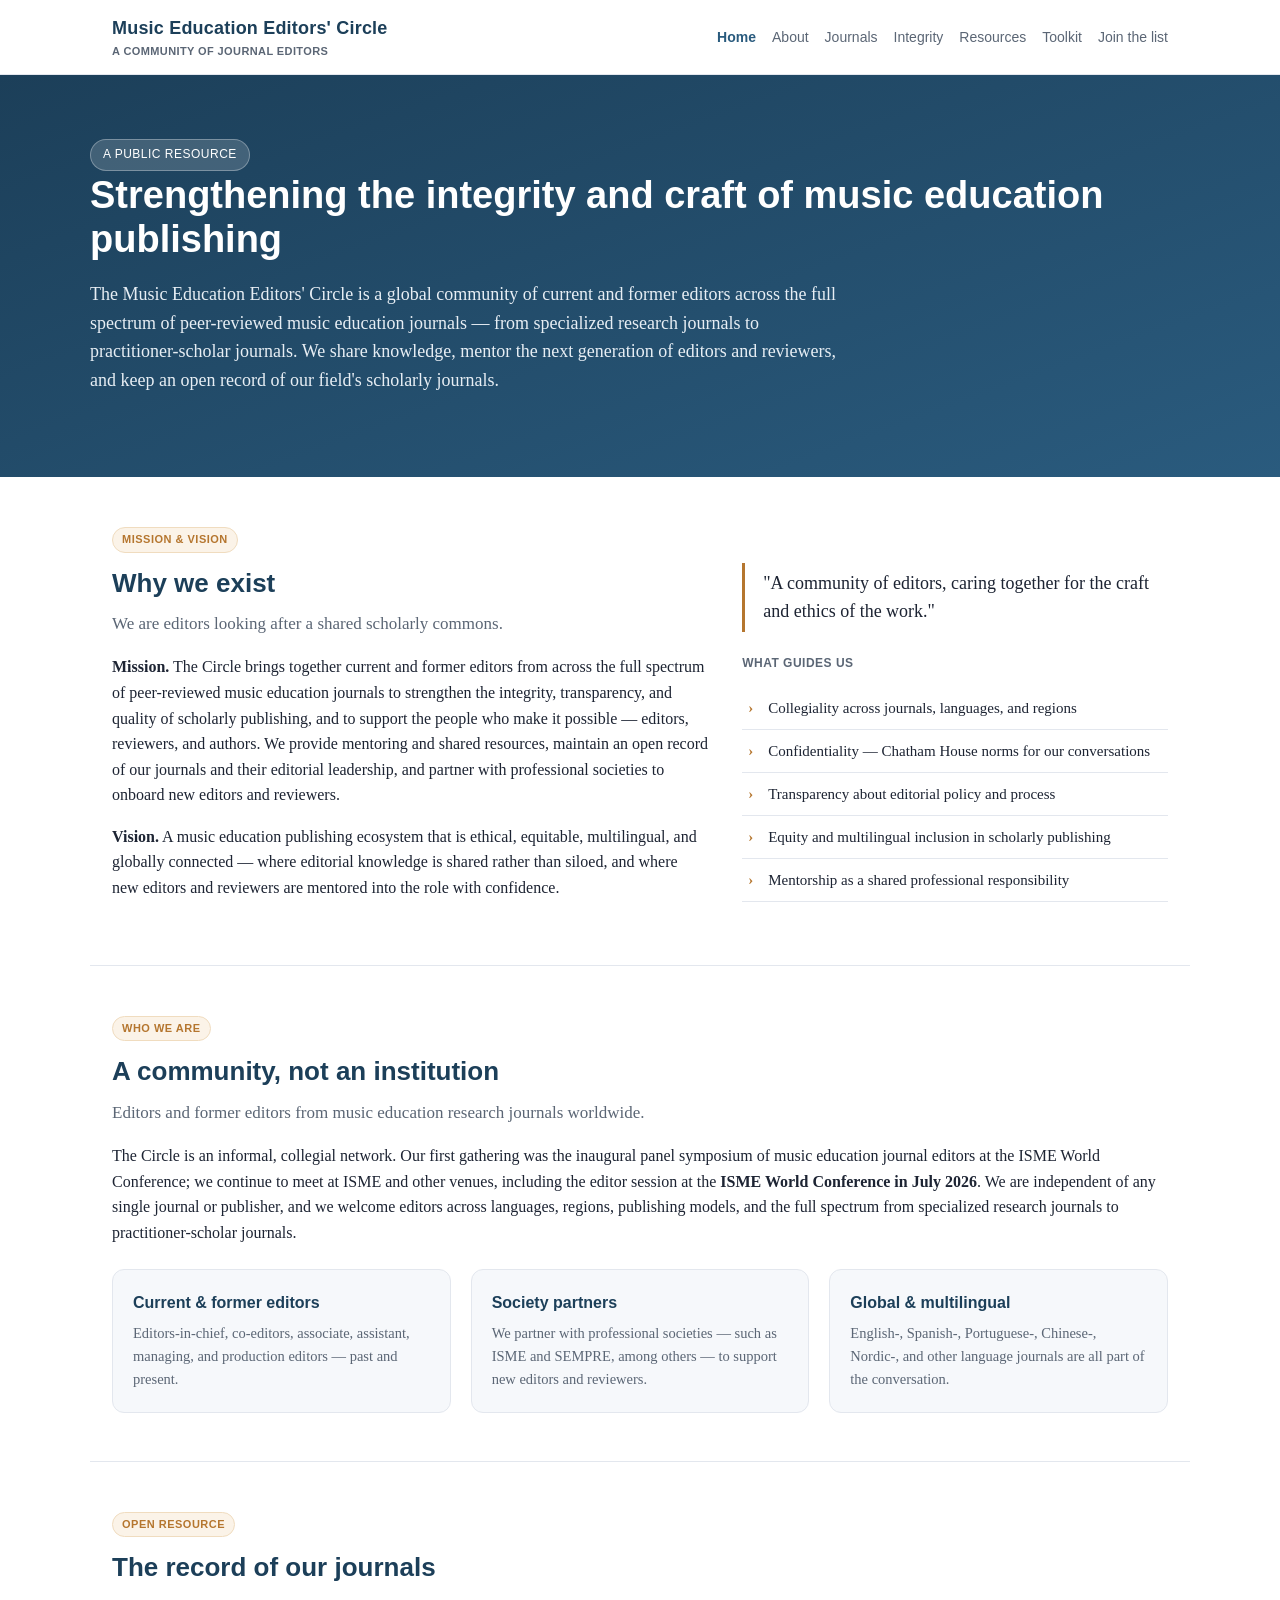
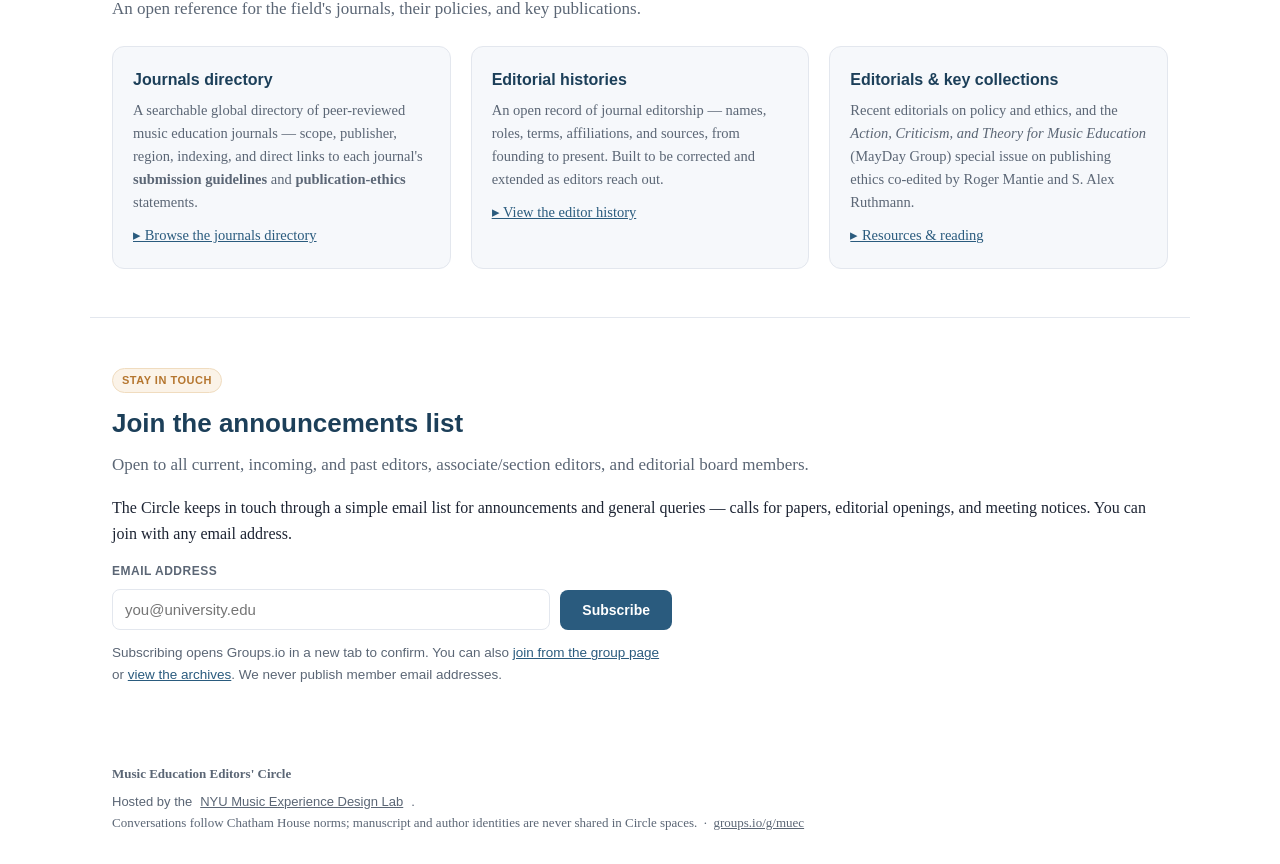
<file: index.html>
<!DOCTYPE html>
<html lang="en">
<head>
<meta charset="UTF-8">
<meta name="viewport" content="width=device-width, initial-scale=1.0">
<title>Music Education Editors' Circle</title>
<meta name="description" content="A global community of music education journal editors — strengthening the integrity and craft of scholarly publishing, with an open directory of journals and editorial histories.">
<link rel="stylesheet" href="assets/style.css">
<link rel="icon" href="assets/img/muec-favicon-32.png" sizes="32x32" type="image/png">
<link rel="icon" href="assets/img/icon.svg" type="image/svg+xml">
<link rel="apple-touch-icon" href="assets/img/muec-apple-touch-icon-180.png">

</head>
<body>
<header class="top">
  <div class="bar">
    <a class="brand" href="index.html">Music Education Editors' Circle<small>A community of journal editors</small></a>
    <nav>
      <a href="index.html" class="active">Home</a>
      <a href="about.html">About</a>
      <a href="journals.html">Journals</a>
      <a href="integrity.html">Integrity</a>
      <a href="resources.html">Resources</a>
      <a href="toolkit.html">Toolkit</a>
      <a href="https://groups.io/g/muec" target="_blank" rel="noopener">Join the list</a>
    </nav>
  </div>
</header>

<div class="hero">
  <div class="wrap">
    <span class="tag">A public resource</span>
    <h1>Strengthening the integrity and craft of music education publishing</h1>
    <p>The Music Education Editors' Circle is a global community of current and former editors across the full
       spectrum of peer-reviewed music education journals — from specialized research journals to
       practitioner-scholar journals. We share knowledge, mentor the next generation of editors and reviewers,
       and keep an open record of our field's scholarly journals.</p>
  </div>
</div>

<section id="mission">
  <span class="pill">Mission &amp; Vision</span>
  <div class="twocol">
    <div>
      <h2>Why we exist</h2>
      <p class="lead">We are editors looking after a shared scholarly commons.</p>
      <p><strong>Mission.</strong> The Circle brings together current and former editors from across the full
      spectrum of peer-reviewed music education journals to strengthen the integrity, transparency, and quality of
      scholarly publishing, and to support the people who make it possible — editors, reviewers, and authors. We
      provide mentoring and shared resources, maintain an open record of our journals and their editorial
      leadership, and partner with professional societies to onboard new editors and reviewers.</p>
      <p><strong>Vision.</strong> A music education publishing ecosystem that is ethical, equitable, multilingual,
      and globally connected — where editorial knowledge is shared rather than siloed, and where new editors and
      reviewers are mentored into the role with confidence.</p>
    </div>
    <div>
      <blockquote>"A community of editors, caring together for the craft and ethics of the work."</blockquote>
      <div class="k" style="margin-top:22px">What guides us</div>
      <ul class="clean">
        <li>Collegiality across journals, languages, and regions</li>
        <li>Confidentiality — Chatham House norms for our conversations</li>
        <li>Transparency about editorial policy and process</li>
        <li>Equity and multilingual inclusion in scholarly publishing</li>
        <li>Mentorship as a shared professional responsibility</li>
      </ul>
    </div>
  </div>
</section>

<section id="who">
  <span class="pill">Who We Are</span>
  <h2>A community, not an institution</h2>
  <p class="lead">Editors and former editors from music education research journals worldwide.</p>
  <p>The Circle is an informal, collegial network. Our first gathering was the inaugural panel symposium of
     music education journal editors at the ISME World Conference; we continue to meet at ISME and other venues,
     including the editor session at the <strong>ISME World Conference in July 2026</strong>. We are independent of
     any single journal or publisher, and we welcome editors across languages, regions, publishing models, and the
     full spectrum from specialized research journals to practitioner-scholar journals.</p>
  <div class="grid g3">
    <div class="card"><h3>Current &amp; former editors</h3><p>Editors-in-chief, co-editors, associate, assistant,
      managing, and production editors — past and present.</p></div>
    <div class="card"><h3>Society partners</h3><p>We partner with professional societies — such as ISME and SEMPRE,
      among others — to support new editors and reviewers.</p></div>
    <div class="card"><h3>Global &amp; multilingual</h3><p>English-, Spanish-, Portuguese-, Chinese-, Nordic-, and
      other language journals are all part of the conversation.</p></div>
  </div>
</section>

<section id="repository">
  <span class="pill">Open Resource</span>
  <h2>The record of our journals</h2>
  <p class="lead">An open reference for the field's journals, their policies, and key publications.</p>
  <div class="grid g3">
    <div class="card">
      <h3>Journals directory</h3>
      <p>A searchable global directory of peer-reviewed music education journals — scope, publisher, region,
      indexing, and direct links to each journal's <strong>submission guidelines</strong> and
      <strong>publication-ethics</strong> statements.</p>
      <p style="margin-top:10px"><a href="journals.html">&#9656; Browse the journals directory</a></p>
    </div>
    <div class="card">
      <h3>Editorial histories</h3>
      <p>An open record of journal editorship — names, roles, terms, affiliations, and sources, from founding to
      present. Built to be corrected and extended as editors reach out.</p>
      <p style="margin-top:10px"><a href="resources.html#editorial-histories">&#9656; View the editor history</a></p>
    </div>
    <div class="card">
      <h3>Editorials &amp; key collections</h3>
      <p>Recent editorials on policy and ethics, and the <em>Action, Criticism, and Theory for Music Education</em>
      (MayDay Group) special issue on publishing ethics co-edited by Roger Mantie and S. Alex Ruthmann.</p>
      <p style="margin-top:10px"><a href="resources.html">&#9656; Resources &amp; reading</a></p>
    </div>
  </div>
</section>

<section id="join" style="border-bottom:none">
  <span class="pill">Stay in touch</span>
  <h2>Join the announcements list</h2>
  <p class="lead">Open to all current, incoming, and past editors, associate/section editors, and editorial board members.</p>
  <p>The Circle keeps in touch through a simple email list for announcements and general queries — calls for papers,
     editorial openings, and meeting notices. You can join with any email address.</p>

  <div id="groupsio_embed_signup">
    <form action="https://muec.groups.io/g/main/signup?u=5857708088855424972" method="post"
          id="groupsio-embedded-subscribe-form" name="groupsio-embedded-subscribe-form" target="_blank">
      <label for="groupsio-email">Email address</label>
      <div class="gio-fields">
        <input type="email" value="" name="email" class="email" id="groupsio-email"
               placeholder="you@university.edu" autocomplete="email" required>
        <input type="submit" value="Subscribe" name="subscribe" id="groupsio-embedded-subscribe" class="button">
      </div>
      <!-- Honeypot: real people leave this empty. Do not remove — it blocks bot signups. -->
      <div style="position:absolute;left:-5000px" aria-hidden="true">
        <input type="text" name="b_5857708088855424972" tabindex="-1" value="" autocomplete="off">
      </div>
      <p class="gio-note">Subscribing opens Groups.io in a new tab to confirm. You can also
        <a href="https://groups.io/g/muec" target="_blank" rel="noopener">join from the group page</a> or
        <a id="archivelink" href="https://muec.groups.io/g/main/topics" target="_blank" rel="noopener">view the archives</a>.
        We never publish member email addresses.</p>
    </form>
  </div>
</section>

<footer>
  <strong>Music Education Editors' Circle</strong><br>
  <span class="hosted">Hosted by the <a href="https://wp.nyu.edu/musedlab/" target="_blank" rel="noopener">NYU Music Experience Design Lab</a>.</span>
  Conversations follow Chatham House norms; manuscript and author identities are never shared in Circle spaces.
  &nbsp;·&nbsp; <a href="https://groups.io/g/muec" target="_blank" rel="noopener">groups.io/g/muec</a>
</footer>
</body>
</html>
</file>
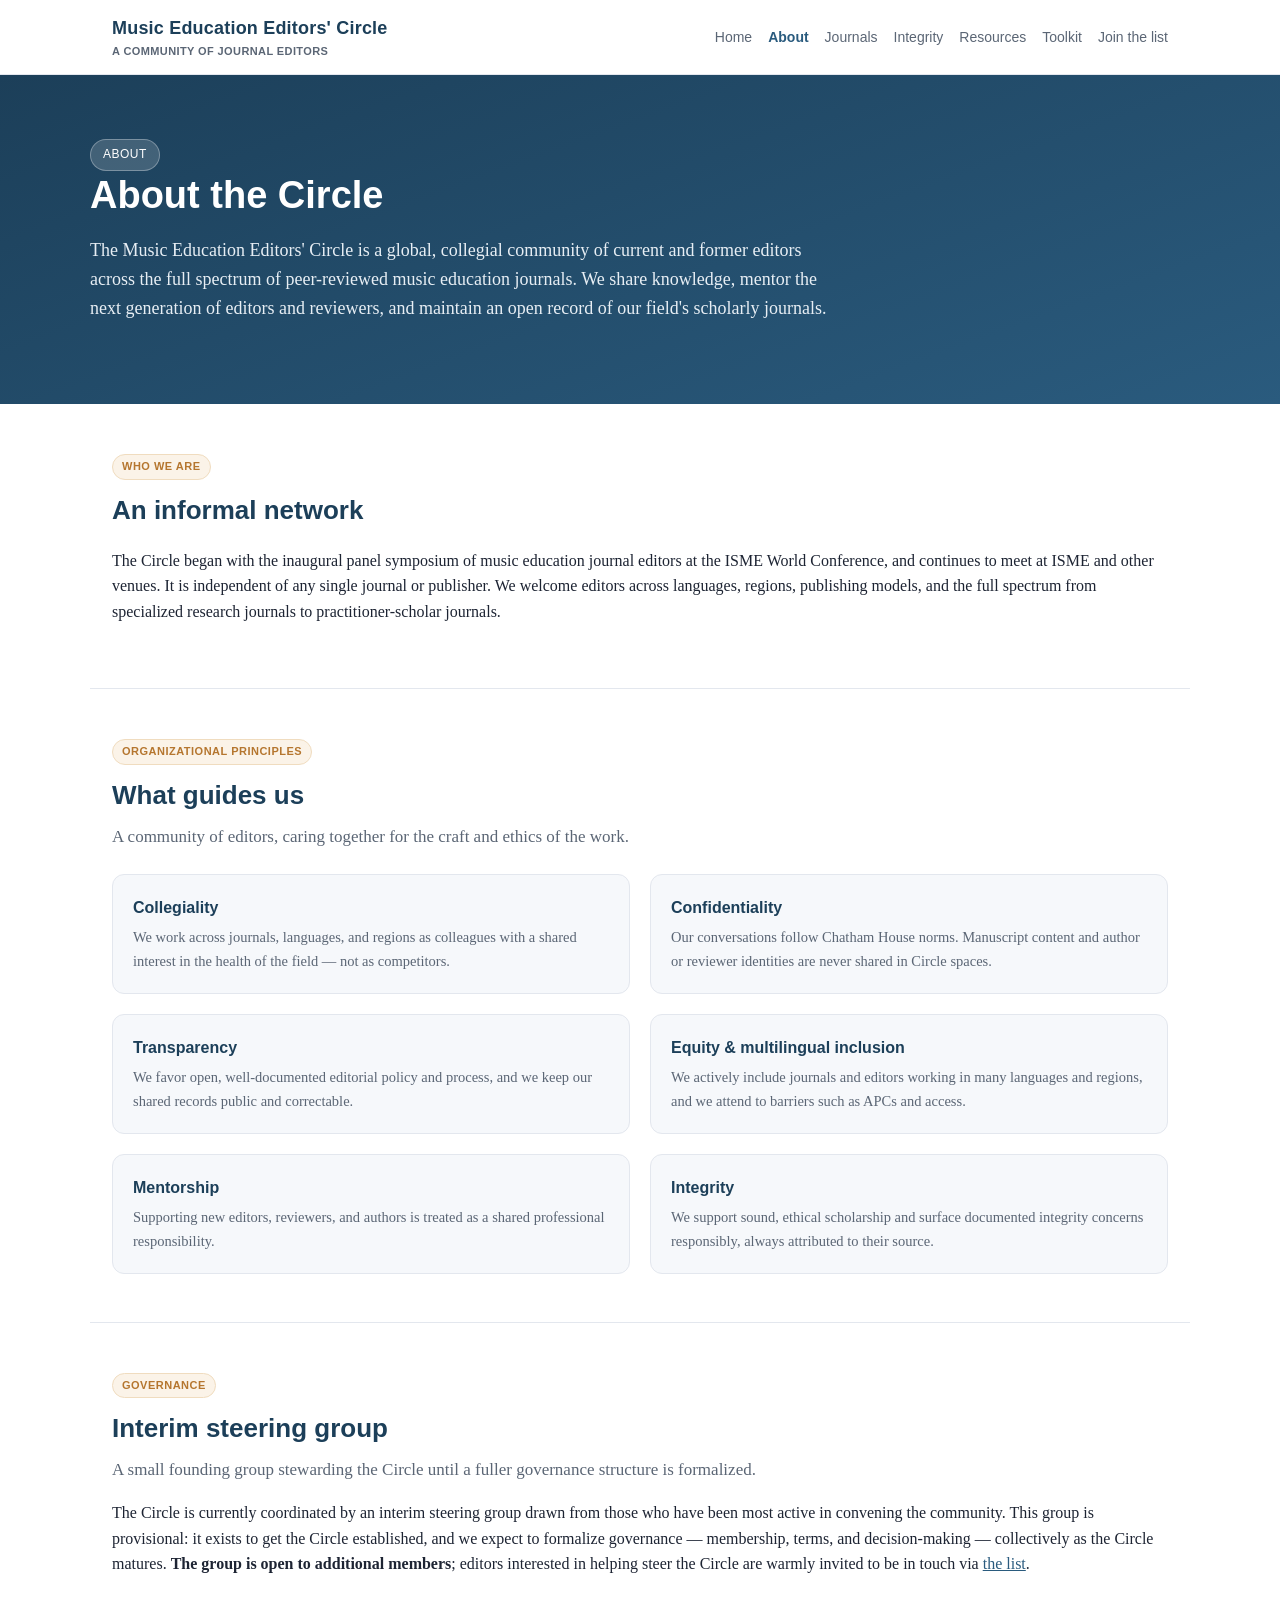
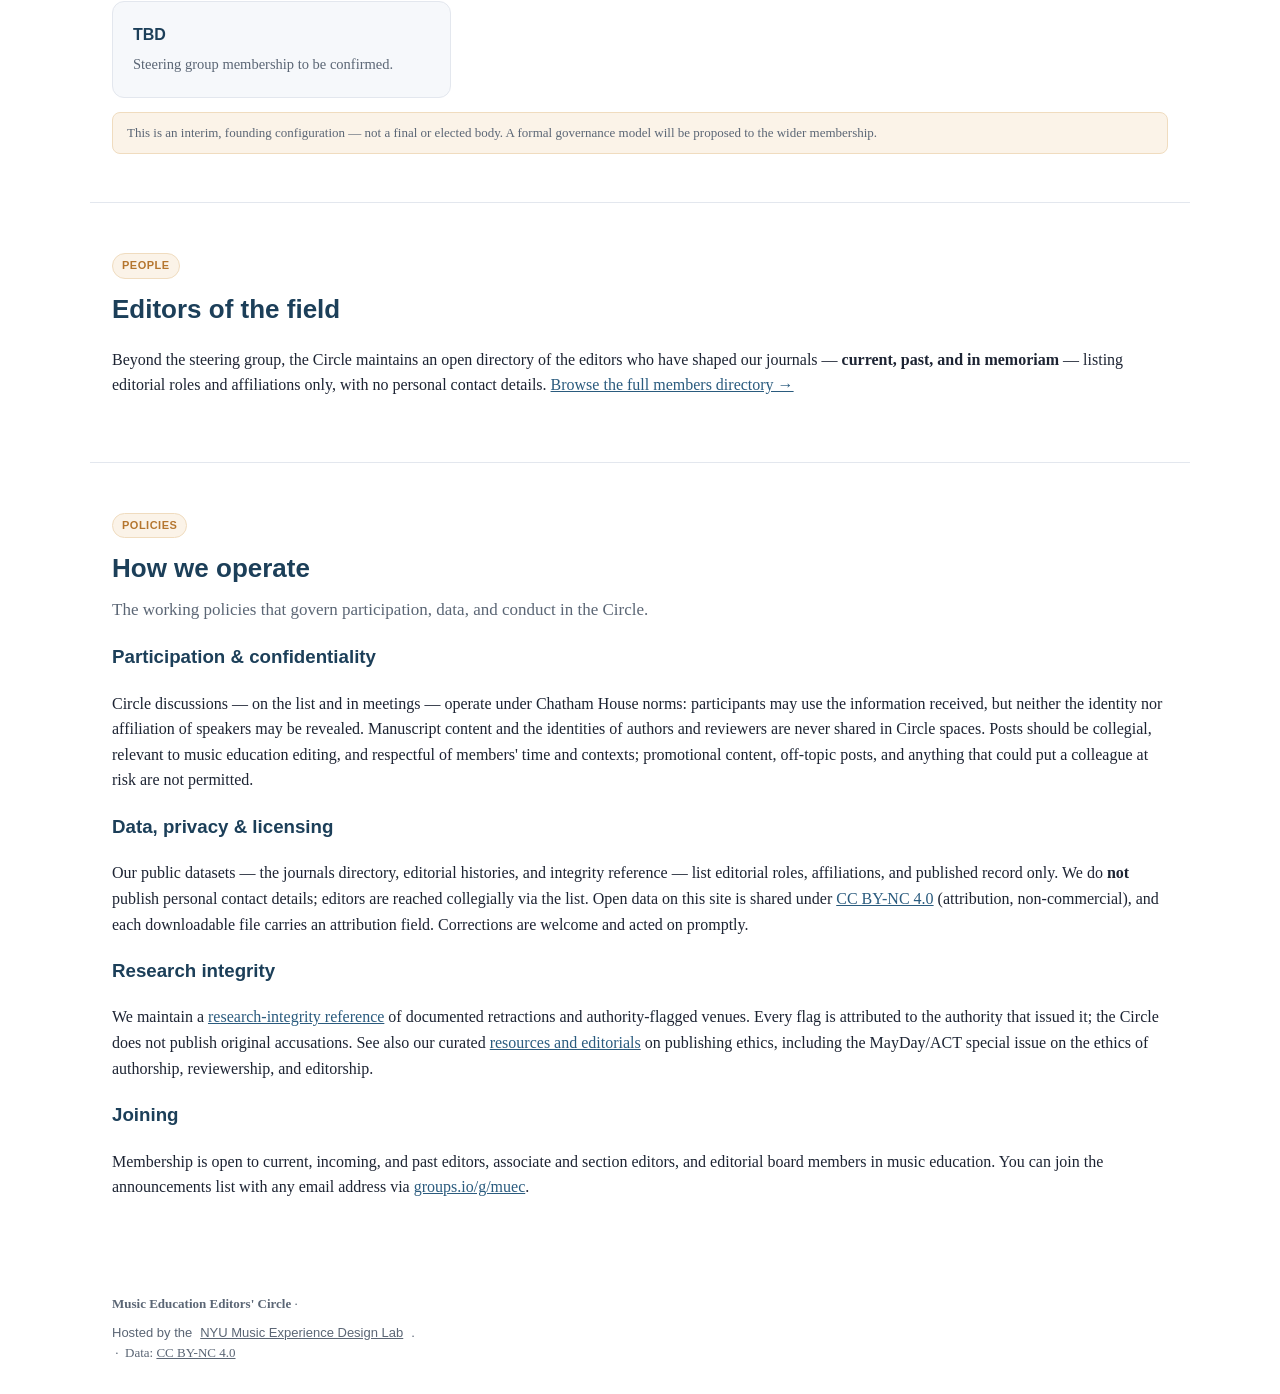
<file: about.html>
<!DOCTYPE html>
<html lang="en">
<head>
<meta charset="UTF-8">
<meta name="viewport" content="width=device-width, initial-scale=1.0">
<title>About — Music Education Editors' Circle</title>
<meta name="description" content="About the Music Education Editors' Circle — purpose, organizational principles, interim steering group, and the policies that guide our work.">
<link rel="stylesheet" href="assets/style.css">
<link rel="icon" href="assets/img/muec-favicon-32.png" sizes="32x32" type="image/png">
<link rel="icon" href="assets/img/icon.svg" type="image/svg+xml">
<link rel="apple-touch-icon" href="assets/img/muec-apple-touch-icon-180.png">

</head>
<body>
<header class="top">
  <div class="bar">
    <a class="brand" href="index.html">Music Education Editors' Circle<small>A community of journal editors</small></a>
    <nav>
      <a href="index.html">Home</a>
      <a href="about.html" class="active">About</a>
      <a href="journals.html">Journals</a>
      <a href="integrity.html">Integrity</a>
      <a href="resources.html">Resources</a>
      <a href="toolkit.html">Toolkit</a>
      <a href="https://groups.io/g/muec" target="_blank" rel="noopener">Join the list</a>
    </nav>
  </div>
</header>

<div class="hero">
  <div class="wrap">
    <span class="tag">About</span>
    <h1>About the Circle</h1>
    <p>The Music Education Editors' Circle is a global, collegial community of current and former editors across the
       full spectrum of peer-reviewed music education journals. We share knowledge, mentor the next generation of
       editors and reviewers, and maintain an open record of our field's scholarly journals.</p>
  </div>
</div>

<section id="origin">
  <span class="pill">Who we are</span>
  <h2>An informal network</h2>
  <p>The Circle began with the inaugural panel symposium of music education journal editors at the ISME World
     Conference, and continues to meet at ISME and other venues. It is independent of any single journal or
     publisher. We welcome editors across languages, regions, publishing models, and the full spectrum from
     specialized research journals to practitioner-scholar journals.</p>
</section>

<section id="principles">
  <span class="pill">Organizational principles</span>
  <h2>What guides us</h2>
  <p class="lead">A community of editors, caring together for the craft and ethics of the work.</p>
  <div class="grid g2">
    <div class="card"><h3>Collegiality</h3><p>We work across journals, languages, and regions as colleagues with a
      shared interest in the health of the field — not as competitors.</p></div>
    <div class="card"><h3>Confidentiality</h3><p>Our conversations follow Chatham House norms. Manuscript content and
      author or reviewer identities are never shared in Circle spaces.</p></div>
    <div class="card"><h3>Transparency</h3><p>We favor open, well-documented editorial policy and process, and we
      keep our shared records public and correctable.</p></div>
    <div class="card"><h3>Equity &amp; multilingual inclusion</h3><p>We actively include journals and editors working
      in many languages and regions, and we attend to barriers such as APCs and access.</p></div>
    <div class="card"><h3>Mentorship</h3><p>Supporting new editors, reviewers, and authors is treated as a shared
      professional responsibility.</p></div>
    <div class="card"><h3>Integrity</h3><p>We support sound, ethical scholarship and surface documented integrity
      concerns responsibly, always attributed to their source.</p></div>
  </div>
</section>

<section id="steering">
  <span class="pill">Governance</span>
  <h2>Interim steering group</h2>
  <p class="lead">A small founding group stewarding the Circle until a fuller governance structure is formalized.</p>
  <p>The Circle is currently coordinated by an interim steering group drawn from those who have been most active in
     convening the community. This group is provisional: it exists to get the Circle established, and we expect to
     formalize governance — membership, terms, and decision-making — collectively as the Circle matures.
     <strong>The group is open to additional members</strong>; editors interested in helping steer the Circle are
     warmly invited to be in touch via <a href="https://groups.io/g/muec" target="_blank" rel="noopener">the list</a>.</p>
  <div class="grid g3">
    <div class="card"><h3>TBD</h3><p>Steering group membership to be confirmed.</p></div>
  </div>
  <div class="note">This is an interim, founding configuration — not a final or elected body. A formal governance
    model will be proposed to the wider membership.</div>
</section>

<section id="people-link">
  <span class="pill">People</span>
  <h2>Editors of the field</h2>
  <p>Beyond the steering group, the Circle maintains an open directory of the editors who have shaped our journals —
     <strong>current, past, and in memoriam</strong> — listing editorial roles and affiliations only, with no
     personal contact details. <a href="members.html">Browse the full members directory &rarr;</a></p>
</section>

<section id="policies" style="border-bottom:none">
  <span class="pill">Policies</span>
  <h2>How we operate</h2>
  <p class="lead">The working policies that govern participation, data, and conduct in the Circle.</p>

  <h3 style="color:var(--brand-dk)">Participation &amp; confidentiality</h3>
  <p>Circle discussions — on the list and in meetings — operate under Chatham House norms: participants may use the
     information received, but neither the identity nor affiliation of speakers may be revealed. Manuscript content
     and the identities of authors and reviewers are never shared in Circle spaces. Posts should be collegial,
     relevant to music education editing, and respectful of members' time and contexts; promotional content,
     off-topic posts, and anything that could put a colleague at risk are not permitted.</p>

  <h3 style="color:var(--brand-dk)">Data, privacy &amp; licensing</h3>
  <p>Our public datasets — the journals directory, editorial histories, and integrity reference — list editorial
     roles, affiliations, and published record only. We do <strong>not</strong> publish personal contact details;
     editors are reached collegially via the list. Open data on this site is shared under
     <a href="https://creativecommons.org/licenses/by-nc/4.0/" target="_blank" rel="noopener">CC BY-NC 4.0</a>
     (attribution, non-commercial), and each downloadable file carries an attribution field. Corrections are
     welcome and acted on promptly.</p>

  <h3 style="color:var(--brand-dk)">Research integrity</h3>
  <p>We maintain a <a href="integrity.html">research-integrity reference</a> of documented retractions and
     authority-flagged venues. Every flag is attributed to the authority that issued it; the Circle does not publish
     original accusations. See also our curated <a href="resources.html">resources and editorials</a> on publishing
     ethics, including the MayDay/ACT special issue on the ethics of authorship, reviewership, and editorship.</p>

  <h3 style="color:var(--brand-dk)">Joining</h3>
  <p>Membership is open to current, incoming, and past editors, associate and section editors, and editorial board
     members in music education. You can join the announcements list with any email address via
     <a href="https://groups.io/g/muec" target="_blank" rel="noopener">groups.io/g/muec</a>.</p>
</section>

<footer>
  <strong>Music Education Editors' Circle</strong> ·
  <span class="hosted">Hosted by the <a href="https://wp.nyu.edu/musedlab/" target="_blank" rel="noopener">NYU Music Experience Design Lab</a>.</span>
  &nbsp;·&nbsp; Data: <a href="https://creativecommons.org/licenses/by-nc/4.0/" target="_blank" rel="noopener">CC BY-NC 4.0</a>
</footer>
</body>
</html>
</file>
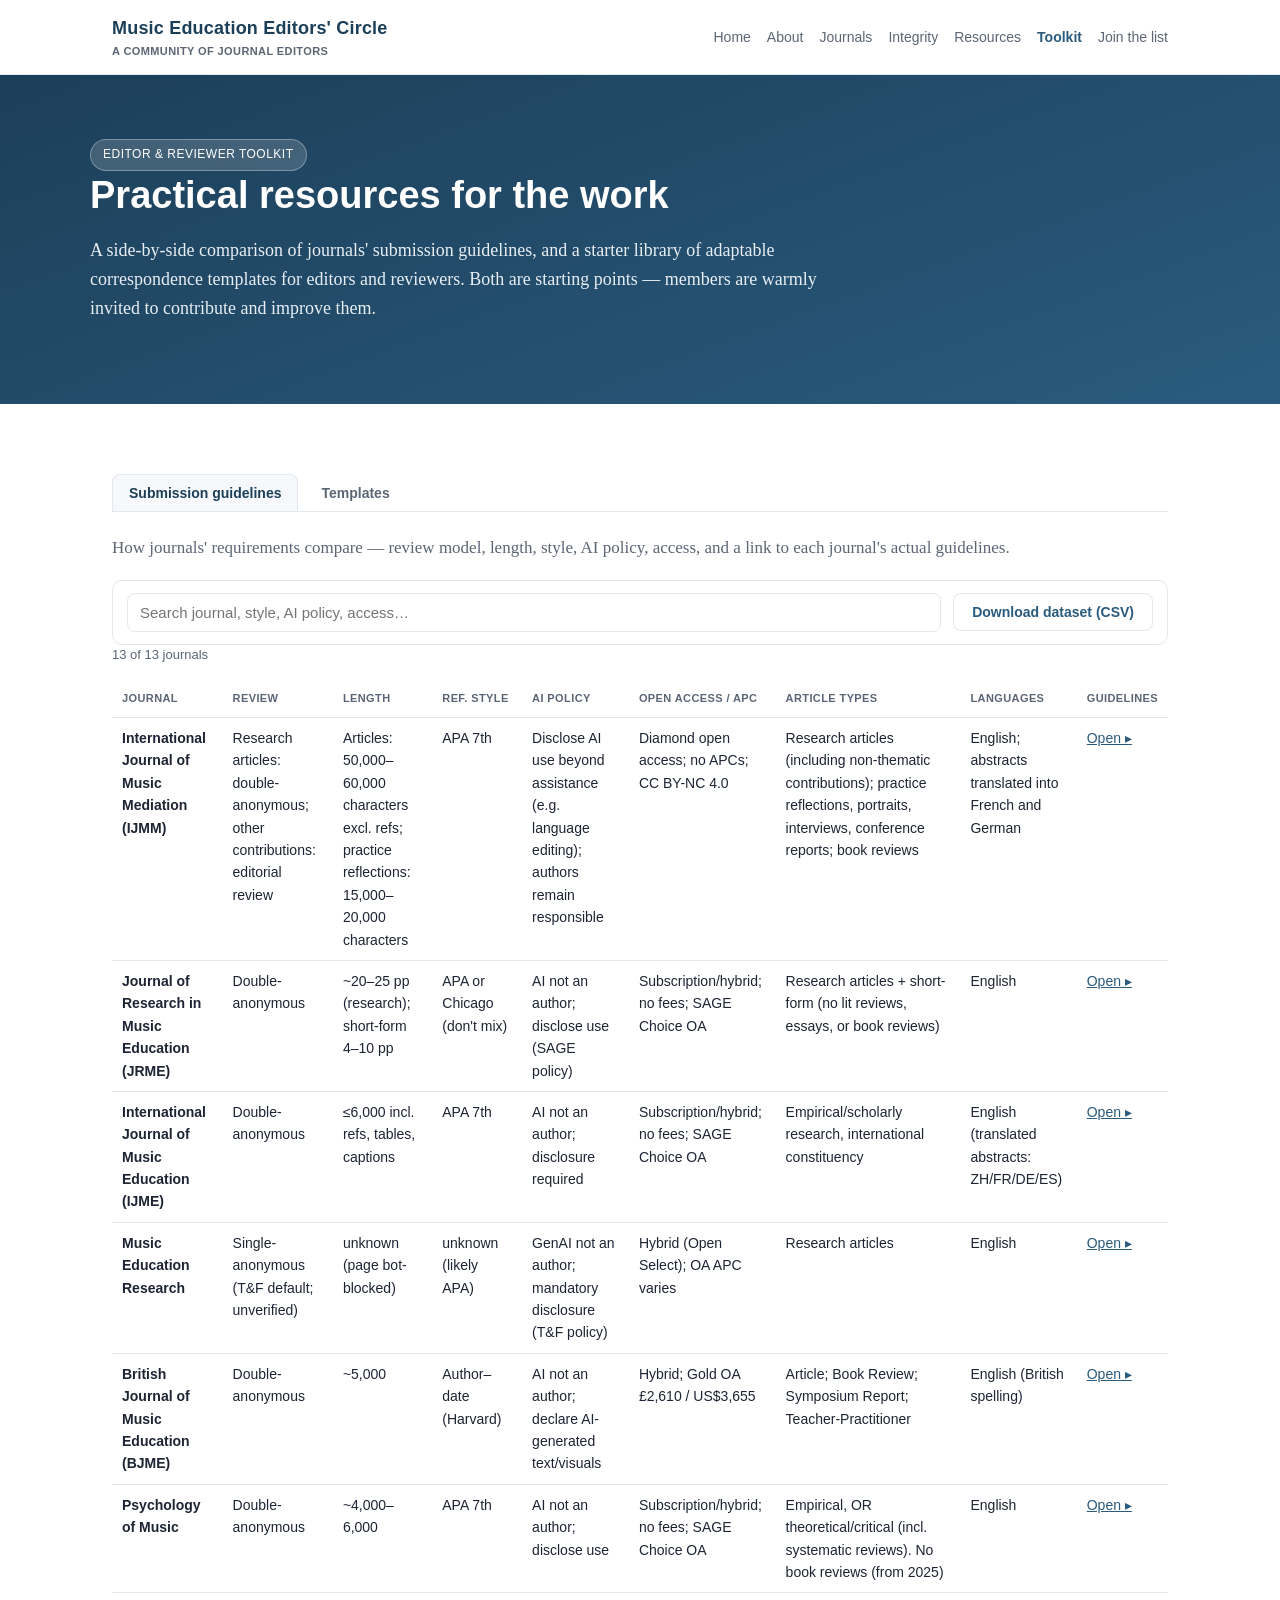
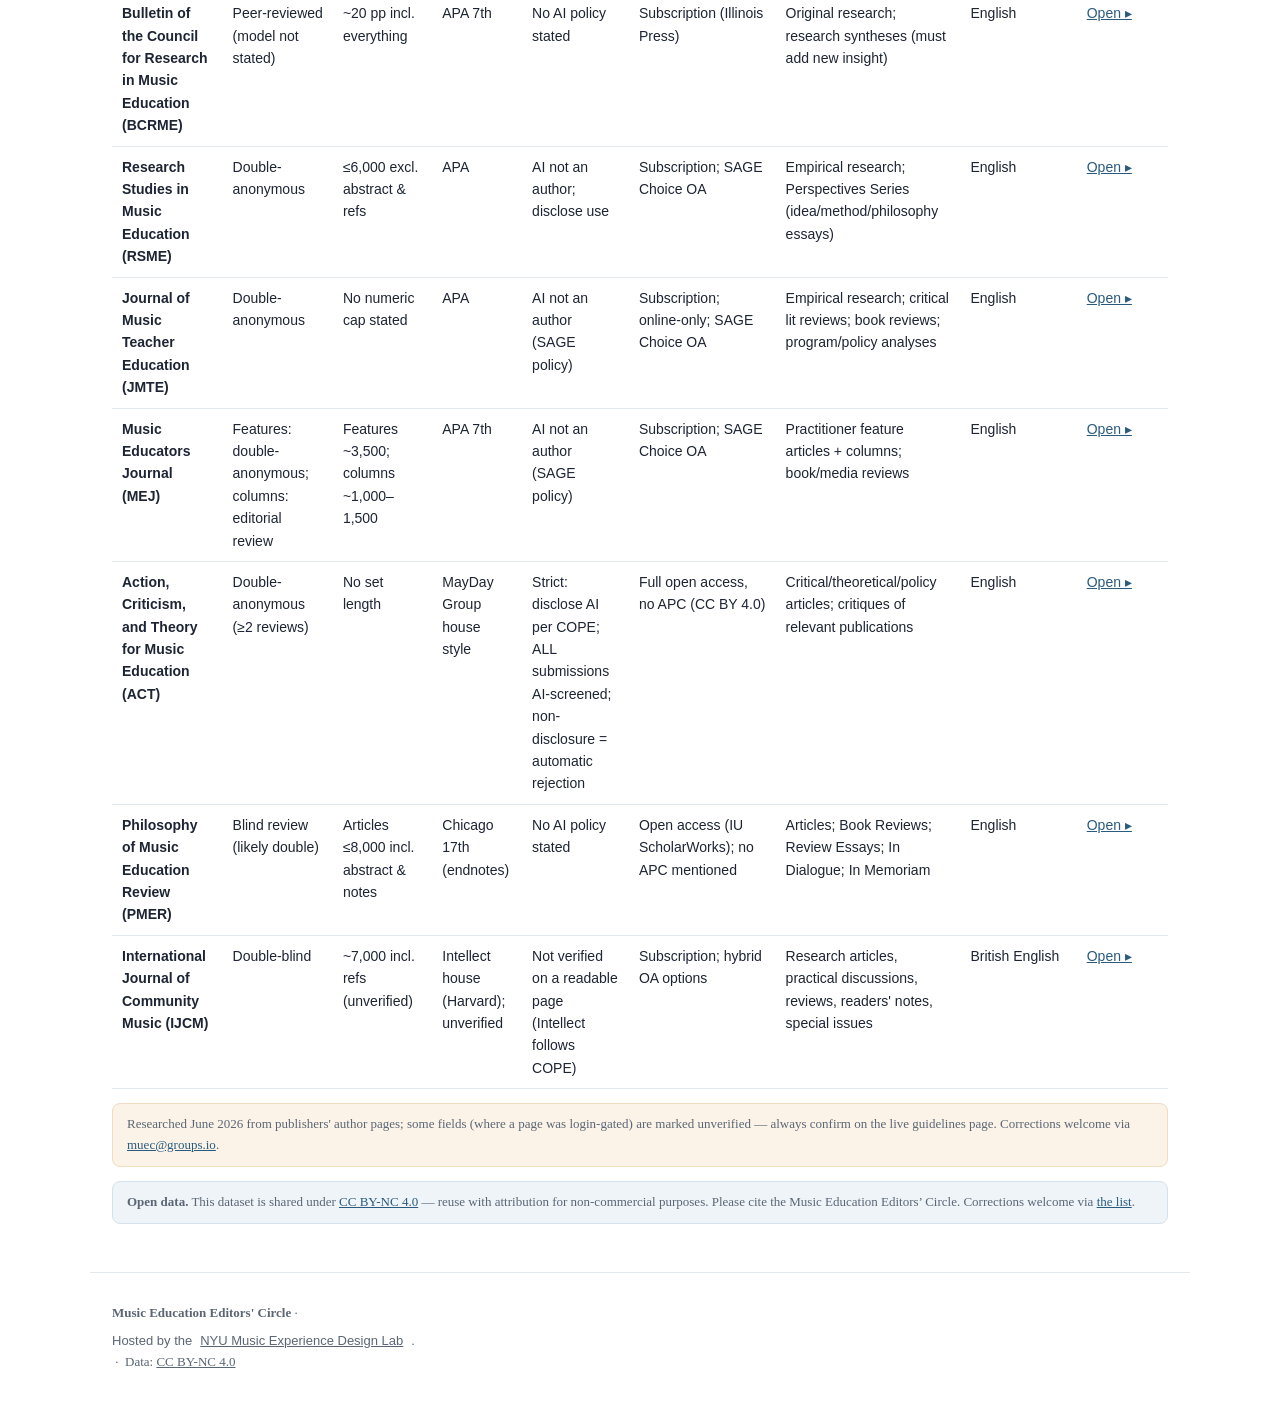
<file: toolkit.html>
<!DOCTYPE html>
<html lang="en">
<head>
<meta charset="UTF-8">
<meta name="viewport" content="width=device-width, initial-scale=1.0">
<title>Editor &amp; Reviewer Toolkit — Music Education Editors' Circle</title>
<meta name="description" content="A submission-guidelines comparison across music education journals, and a starter library of adaptable correspondence templates for editors and reviewers.">
<link rel="stylesheet" href="assets/style.css">
<link rel="icon" href="assets/img/muec-favicon-32.png" sizes="32x32" type="image/png">
<link rel="icon" href="assets/img/icon.svg" type="image/svg+xml">
<link rel="apple-touch-icon" href="assets/img/muec-apple-touch-icon-180.png">

</head>
<body>
<header class="top">
  <div class="bar">
    <a class="brand" href="index.html">Music Education Editors' Circle<small>A community of journal editors</small></a>
    <nav>
      <a href="index.html">Home</a>
      <a href="about.html">About</a>
      <a href="journals.html">Journals</a>
      <a href="integrity.html">Integrity</a>
      <a href="resources.html">Resources</a>
      <a href="toolkit.html" class="active">Toolkit</a>
      <a href="https://groups.io/g/muec" target="_blank" rel="noopener">Join the list</a>
    </nav>
  </div>
</header>

<div class="hero">
  <div class="wrap">
    <span class="tag">Editor &amp; Reviewer Toolkit</span>
    <h1>Practical resources for the work</h1>
    <p>A side-by-side comparison of journals' submission guidelines, and a starter library of adaptable
       correspondence templates for editors and reviewers. Both are starting points — members are warmly invited to
       contribute and improve them.</p>
  </div>
</div>

<section>
  <div class="tabs">
    <button class="tab active" data-tab="guidelines">Submission guidelines</button>
    <button class="tab" data-tab="templates">Templates</button>
  </div>

  <!-- SUBMISSION GUIDELINES -->
  <div class="tabpane active" id="tab-guidelines">
    <p class="lead" style="margin-top:22px">How journals' requirements compare — review model, length, style, AI
       policy, access, and a link to each journal's actual guidelines.</p>
    <div class="toolbar">
      <input type="search" id="q-g" placeholder="Search journal, style, AI policy, access…" style="flex:1;min-width:240px">
      <button class="btn ghost" id="dl-g" style="margin-left:auto">Download dataset (CSV)</button>
    </div>
    <div id="guidelines"></div>
    <div class="note">Researched June 2026 from publishers' author pages; some fields (where a page was
      login-gated) are marked unverified — always confirm on the live guidelines page. Corrections welcome via
      <a href="mailto:muec@groups.io?subject=Submission%20guidelines%20update">muec@groups.io</a>.</div>
    <div id="licen-g"></div>
  </div>

  <!-- TEMPLATES -->
  <div class="tabpane" id="tab-templates">
    <p class="lead" style="margin-top:22px">Adaptable examples for the moments editors and reviewers repeat —
       desk decisions, reviewer communications, decision letters, and integrity/AI queries.</p>
    <div class="note">These are <strong>examples to adapt</strong>, not prescriptive standards, and are not copied
      from any journal. They are informed by COPE and ICMJE good-practice guidance and the
      <a href="resources.html">ACT special issue</a> on the ethics of authorship, reviewership, and editorship.
      Have a better version or a template to add? Contribute via
      <a href="mailto:muec@groups.io?subject=Template%20contribution">muec@groups.io</a>.</div>
    <div class="toolbar"><input type="search" id="q-t" placeholder="Search templates…" style="flex:1"></div>
    <div id="templates"></div>
    <div id="licen-t"></div>
  </div>
</section>

<footer>
  <strong>Music Education Editors' Circle</strong> ·
  <span class="hosted">Hosted by the <a href="https://wp.nyu.edu/musedlab/" target="_blank" rel="noopener">NYU Music Experience Design Lab</a>.</span>
  &nbsp;·&nbsp; Data: <a href="https://creativecommons.org/licenses/by-nc/4.0/" target="_blank" rel="noopener">CC BY-NC 4.0</a>
</footer>

<script src="assets/ui.js"></script>
<script src="data/submission_guidelines.js"></script>
<script src="data/templates.js"></script>
<script>
  const esc=MUEC.esc;
  document.querySelectorAll('.tab').forEach(t=>t.addEventListener('click',()=>{
    document.querySelectorAll('.tab').forEach(x=>x.classList.toggle('active',x===t));
    document.querySelectorAll('.tabpane').forEach(x=>x.classList.toggle('active',x.id==='tab-'+t.dataset.tab));
  }));

  // --- Submission guidelines comparison table ---
  const G = window.MUEC_SUBGUIDE||[];
  const cols = [["review","Review"],["words","Length"],["refstyle","Ref. style"],["ai","AI policy"],
                ["oa","Open access / APC"],["types","Article types"],["lang","Languages"]];
  function drawG(term=''){
    const t=term.trim().toLowerCase();
    const rows=G.filter(j=>!t || (j.journal+' '+cols.map(c=>j[c[0]]).join(' ')+' '+j.notes).toLowerCase().includes(t));
    const head='<thead><tr><th>Journal</th>'+cols.map(c=>`<th>${c[1]}</th>`).join('')+'<th>Guidelines</th></tr></thead>';
    const body='<tbody>'+rows.map(j=>'<tr><td><strong>'+esc(j.journal)+'</strong></td>'+
        cols.map(c=>`<td>${esc(j[c[0]])}</td>`).join('')+
        `<td>${j.url?`<a href="${esc(j.url)}" target="_blank" rel="noopener">Open ▸</a>`:''}</td></tr>`).join('')+'</tbody>';
    document.getElementById('guidelines').innerHTML =
      `<div class="count">${rows.length} of ${G.length} journals</div><div style="overflow-x:auto"><table>${head}${body}</table></div>`;
  }
  document.getElementById('q-g').addEventListener('input',e=>drawG(e.target.value));
  drawG();
  document.getElementById('dl-g').addEventListener('click',()=>{
    const keys=['journal','review','words','refstyle','ai','oa','types','lang','notes','url'];
    MUEC.downloadCSV('muec_submission_guidelines.csv', keys, G.map(j=>keys.map(k=>j[k]||'')));
  });
  document.getElementById('licen-g').innerHTML=MUEC.LICENSE_HTML;

  // --- Templates ---
  const T = window.MUEC_TEMPLATES||[];
  function drawT(term=''){
    const t=term.trim().toLowerCase();
    const items=T.filter(x=>!t || (x.title+' '+x.group+' '+x.when+' '+x.body).toLowerCase().includes(t));
    const groups=[...new Set(items.map(x=>x.group))];
    let html='';
    groups.forEach(g=>{
      html+=`<h2 style="font-size:19px;margin-top:26px">${esc(g)}</h2>`;
      items.filter(x=>x.group===g).forEach((x,i)=>{
        const id='tpl-'+g.replace(/\W+/g,'')+i;
        html+=`<details class="acc">
          <summary>${esc(x.title)} <span class="caret">▸</span></summary>
          <div class="accbody">
            <p class="conf" style="margin:2px 0 10px">When to use: ${esc(x.when)}</p>
            <button class="btn ghost" data-copy="${id}">Copy text</button>
            <pre id="${id}" style="white-space:pre-wrap;font-family:Georgia,serif;font-size:14px;background:var(--soft);border:1px solid var(--line);border-radius:8px;padding:14px;margin-top:10px">${esc(x.body)}</pre>
          </div></details>`;
      });
    });
    document.getElementById('templates').innerHTML = html || '<div class="note">No matching templates.</div>';
  }
  document.getElementById('q-t').addEventListener('input',e=>drawT(e.target.value));
  drawT();
  document.getElementById('licen-t').innerHTML=MUEC.LICENSE_HTML;
  // copy buttons (delegated)
  document.getElementById('templates').addEventListener('click',e=>{
    const b=e.target.closest('[data-copy]'); if(!b) return;
    const pre=document.getElementById(b.getAttribute('data-copy'));
    navigator.clipboard.writeText(pre.innerText).then(()=>{ const o=b.textContent; b.textContent='Copied ✓'; setTimeout(()=>b.textContent=o,1500); });
  });
</script>
</body>
</html>
</file>
<file: assets/style.css>
/* Music Education Editors' Circle — shared house style
   Derived from the v0.1 prototype. Edit colors in :root to retheme the whole site. */
:root{
  --ink:#1d2433; --muted:#5b6675; --line:#e3e7ee; --bg:#ffffff;
  --soft:#f6f8fb; --brand:#2a5b7e; --brand-dk:#1c3f59; --accent:#b5762f; --good:#2e7d56;
  --maxw:1100px; --radius:12px;
}
*{box-sizing:border-box}
body{margin:0;font-family:Georgia,'Times New Roman',serif;color:var(--ink);background:var(--bg);line-height:1.6}
h1,h2,h3,nav,.tag,button,th,.k,.brand,.pill,input,select,.btn{font-family:-apple-system,'Segoe UI',Roboto,Helvetica,Arial,sans-serif}
a{color:var(--brand)}

/* Header / nav */
header.top{position:sticky;top:0;z-index:20;background:rgba(255,255,255,.93);backdrop-filter:blur(6px);border-bottom:1px solid var(--line)}
.bar{max-width:var(--maxw);margin:0 auto;padding:14px 22px;display:flex;align-items:center;gap:18px;flex-wrap:wrap}
.brand{font-weight:700;font-size:18px;color:var(--brand-dk);letter-spacing:.2px;text-decoration:none}
.brand small{display:block;font-size:11px;color:var(--muted);font-weight:600;letter-spacing:.4px;text-transform:uppercase}
nav{margin-left:auto;display:flex;gap:16px;flex-wrap:wrap;font-size:14px}
nav a{color:var(--muted);text-decoration:none}
nav a:hover,nav a.active{color:var(--brand)}
nav a.active{font-weight:700}

/* Hero */
.hero{background:linear-gradient(160deg,var(--brand-dk),var(--brand));color:#fff;padding:64px 22px}
.hero .wrap{max-width:var(--maxw);margin:0 auto}
.hero h1{font-size:38px;margin:.1em 0 .3em;line-height:1.15}
.hero p{font-size:18px;max-width:760px;color:#e7eef4}
.tag{display:inline-block;background:rgba(255,255,255,.16);border:1px solid rgba(255,255,255,.3);color:#fff;
     padding:5px 12px;border-radius:999px;font-size:12px;letter-spacing:.5px;text-transform:uppercase}

/* Sections */
section{max-width:var(--maxw);margin:0 auto;padding:48px 22px;border-bottom:1px solid var(--line)}
section h2{font-size:26px;color:var(--brand-dk);margin:0 0 6px}
.lead{color:var(--muted);font-size:17px;margin-top:0}
.pill{display:inline-block;font-size:11px;font-weight:700;letter-spacing:.5px;text-transform:uppercase;
      color:var(--accent);background:#fbf3e8;border:1px solid #f0dcbf;padding:3px 9px;border-radius:999px;margin-bottom:10px}
.k{font-size:12px;text-transform:uppercase;letter-spacing:.5px;color:var(--muted);font-weight:700}

/* Grids & cards */
.grid{display:grid;gap:20px;margin-top:24px}
.g2{grid-template-columns:repeat(2,1fr)} .g3{grid-template-columns:repeat(3,1fr)} .g4{grid-template-columns:repeat(4,1fr)}
@media(max-width:820px){.g2,.g3,.g4{grid-template-columns:1fr}}
.card{background:var(--soft);border:1px solid var(--line);border-radius:var(--radius);padding:20px}
.card h3{margin:0 0 6px;font-size:16px;color:var(--brand-dk)}
.card p{margin:0;color:var(--muted);font-size:14.5px}
.twocol{display:grid;grid-template-columns:1.4fr 1fr;gap:34px}
@media(max-width:820px){.twocol{grid-template-columns:1fr}}
blockquote{border-left:3px solid var(--accent);margin:0;padding:6px 0 6px 18px;color:var(--ink);font-size:18px}
ul.clean{list-style:none;padding:0;margin:14px 0}
ul.clean li{padding:9px 0 9px 26px;position:relative;border-bottom:1px solid var(--line);font-size:15px}
ul.clean li:before{content:"\203A";position:absolute;left:6px;color:var(--accent);font-weight:700}
.note{font-size:13px;color:var(--muted);background:#fbf3e8;border:1px solid #f0dcbf;padding:10px 14px;border-radius:8px;margin-top:14px}

/* Controls */
.controls{display:flex;gap:12px;flex-wrap:wrap;margin-top:22px;align-items:center}
input[type=text],input[type=search],select{font-family:-apple-system,'Segoe UI',sans-serif;font-size:15px;
   padding:10px 12px;border:1px solid var(--line);border-radius:8px;background:#fff;color:var(--ink)}
input[type=search]{min-width:280px;flex:1}
.btn,button{cursor:pointer;background:var(--brand);color:#fff;border:0;padding:10px 18px;border-radius:8px;
   font-size:14px;font-weight:600}
.btn:hover,button:hover{background:var(--brand-dk)}
.count{color:var(--muted);font-size:13px;font-family:-apple-system,sans-serif}

/* Journal directory entries */
.jrow{border:1px solid var(--line);border-radius:var(--radius);padding:18px 20px;margin-top:14px;background:#fff}
.jrow h3{margin:0 0 2px;font-size:17px;color:var(--brand-dk);font-family:Georgia,serif}
.jrow .trans{color:var(--muted);font-size:14px;font-style:italic}
.jmeta{display:flex;gap:8px;flex-wrap:wrap;margin:10px 0}
.chip{font-family:-apple-system,sans-serif;font-size:11px;font-weight:600;letter-spacing:.3px;
   color:var(--brand-dk);background:var(--soft);border:1px solid var(--line);padding:3px 9px;border-radius:999px}
.chip.idx{color:var(--good);background:#eef7f1;border-color:#cfe9da}
.chip.flag{color:#a23b2e;background:#fbecea;border-color:#f0ccc6}
.jscope{font-size:14.5px;color:var(--ink);margin:6px 0 12px}
.jlinks{display:flex;gap:8px;flex-wrap:wrap}
.jlinks a{font-family:-apple-system,sans-serif;font-size:13px;font-weight:600;text-decoration:none;
   border:1px solid var(--line);border-radius:8px;padding:6px 11px;background:#fff;color:var(--brand)}
.jlinks a:hover{background:var(--soft)}
.jlinks a.disabled{color:#9aa6b2;border-style:dashed;pointer-events:none}
.jed{font-family:-apple-system,sans-serif;font-size:13px;color:var(--muted);margin-top:10px}
.conf{font-size:11px;font-family:-apple-system,sans-serif;color:#9aa6b2}

/* Table (resources / editors) */
table{width:100%;border-collapse:collapse;margin-top:16px;font-size:14px;font-family:-apple-system,sans-serif}
th,td{text-align:left;padding:9px 10px;border-bottom:1px solid var(--line);vertical-align:top}
th{color:var(--muted);text-transform:uppercase;font-size:11px;letter-spacing:.4px}

/* Sticky toolbar (search + filters stay visible while browsing) */
.toolbar{position:sticky;top:58px;z-index:10;background:rgba(255,255,255,.96);backdrop-filter:blur(6px);
  border:1px solid var(--line);border-radius:10px;padding:12px 14px;margin-top:18px;
  display:flex;gap:12px;flex-wrap:wrap;align-items:center}

/* Tabs */
.tabs{display:flex;gap:6px;margin-top:22px;border-bottom:1px solid var(--line);flex-wrap:wrap}
.tab{font-family:-apple-system,'Segoe UI',sans-serif;font-size:14px;font-weight:600;cursor:pointer;
  padding:10px 16px;border:1px solid transparent;border-bottom:none;border-radius:8px 8px 0 0;color:var(--muted);background:none}
.tab:hover{color:var(--brand)}
.tab.active{color:var(--brand-dk);background:var(--soft);border-color:var(--line)}
.tabpane{display:none}
.tabpane.active{display:block}

/* Buttons (ghost variant for downloads) */
.btn.ghost{background:#fff;color:var(--brand);border:1px solid var(--line)}
.btn.ghost:hover{background:var(--soft);color:var(--brand-dk)}
.dlbar{display:flex;gap:10px;flex-wrap:wrap;margin:16px 0 4px}
a.btn{text-decoration:none;display:inline-block}
.licen{background:#eef4f8;border-color:#d3e2ec}

/* Compact directory rows (browsable) */
details.jrow2{border:1px solid var(--line);border-radius:10px;margin-top:8px;background:#fff;overflow:hidden}
details.jrow2>summary{list-style:none;cursor:pointer;padding:12px 16px;display:flex;gap:12px;align-items:center;flex-wrap:wrap}
details.jrow2>summary::-webkit-details-marker{display:none}
details.jrow2>summary:hover{background:var(--soft)}
details.jrow2[open]>summary{border-bottom:1px solid var(--line);background:var(--soft)}
.jrow2 .jt{font-family:Georgia,serif;font-weight:600;color:var(--brand-dk);font-size:15.5px;flex:1;min-width:220px}
.jrow2 .caret{color:var(--accent);font-weight:700;transition:transform .15s}
details.jrow2[open] .caret{transform:rotate(90deg)}
.jrow2 .body{padding:14px 16px}

/* Accordion for editor history / integrity */
details.acc{border:1px solid var(--line);border-radius:10px;margin-top:10px;background:#fff;overflow:hidden}
details.acc>summary{list-style:none;cursor:pointer;padding:14px 16px;font-family:-apple-system,'Segoe UI',sans-serif;
  font-weight:700;color:var(--brand-dk);display:flex;align-items:center;gap:10px}
details.acc>summary::-webkit-details-marker{display:none}
details.acc>summary:hover{background:var(--soft)}
details.acc[open]>summary{border-bottom:1px solid var(--line);background:var(--soft)}
details.acc .caret{color:var(--accent);font-weight:700;transition:transform .15s;margin-left:auto}
details.acc[open] .caret{transform:rotate(90deg)}
details.acc .accbody{padding:6px 16px 16px}
.badge{font-family:-apple-system,sans-serif;font-size:11px;font-weight:700;color:#fff;background:var(--brand);
  border-radius:999px;padding:2px 9px}
.badge.soft{color:var(--brand-dk);background:var(--soft);border:1px solid var(--line)}
.mem{color:var(--accent);font-weight:700;font-size:12px;font-family:-apple-system,sans-serif}

/* Modal (license gate) */
.modal-ov{position:fixed;inset:0;background:rgba(20,40,60,.45);display:flex;align-items:center;justify-content:center;z-index:50;padding:20px}
.modal{background:#fff;border-radius:12px;max-width:470px;padding:24px 26px;box-shadow:0 20px 60px rgba(20,40,60,.3)}
.modal h3{margin:0 0 10px;color:var(--brand-dk)}
.modal p{color:var(--ink);font-size:15px;margin:0}
.modal-btns{display:flex;gap:10px;justify-content:flex-end;margin-top:18px}
/* clickable filter chips */
.chip[data-tag]{cursor:pointer}
.chip[data-tag]:hover{border-color:var(--brand);color:var(--brand)}
#activeFilter{margin:10px 0 0;font-family:-apple-system,'Segoe UI',sans-serif;font-size:13px;color:var(--muted)}
#activeFilter a{margin-left:6px}

/* Footer */
footer{max-width:var(--maxw);margin:0 auto;padding:30px 22px;color:var(--muted);font-size:13px}
footer a{color:var(--muted)}
.hosted{display:flex;align-items:center;gap:8px;margin-top:8px;font-family:-apple-system,sans-serif}

/* Groups.io embedded signup (Home > Join). Inherits the house palette from :root —
   no hard-coded colours, so retheming still works from one place. */
#groupsio_embed_signup{font-family:-apple-system,'Segoe UI',Roboto,Helvetica,Arial,sans-serif}
#groupsio_embed_signup form{margin:0}
#groupsio_embed_signup label{display:block;font-size:12px;text-transform:uppercase;letter-spacing:.5px;
  color:var(--muted);font-weight:700;margin-bottom:8px}
#groupsio_embed_signup .gio-fields{display:flex;gap:10px;flex-wrap:wrap;align-items:center;max-width:560px}
#groupsio_embed_signup input.email{flex:1 1 260px;min-width:0;font-family:inherit;font-size:15px;
  padding:11px 12px;border:1px solid var(--line);border-radius:8px;background:#fff;color:var(--ink);
  -webkit-appearance:none}
#groupsio_embed_signup input.email:focus{outline:2px solid var(--brand);outline-offset:1px;border-color:var(--brand)}
#groupsio_embed_signup input.button{flex:0 0 auto;cursor:pointer;background:var(--brand);color:#fff;border:0;
  padding:12px 22px;border-radius:8px;font-family:inherit;font-size:14px;font-weight:600;-webkit-appearance:none}
#groupsio_embed_signup input.button:hover{background:var(--brand-dk)}
#groupsio_embed_signup input.button:focus-visible{outline:2px solid var(--accent);outline-offset:2px}
#groupsio_embed_signup .gio-note{margin:12px 0 0;font-size:13.5px;color:var(--muted);max-width:560px}
@media(max-width:480px){#groupsio_embed_signup input.email,#groupsio_embed_signup input.button{flex:1 1 100%}}
</file>
